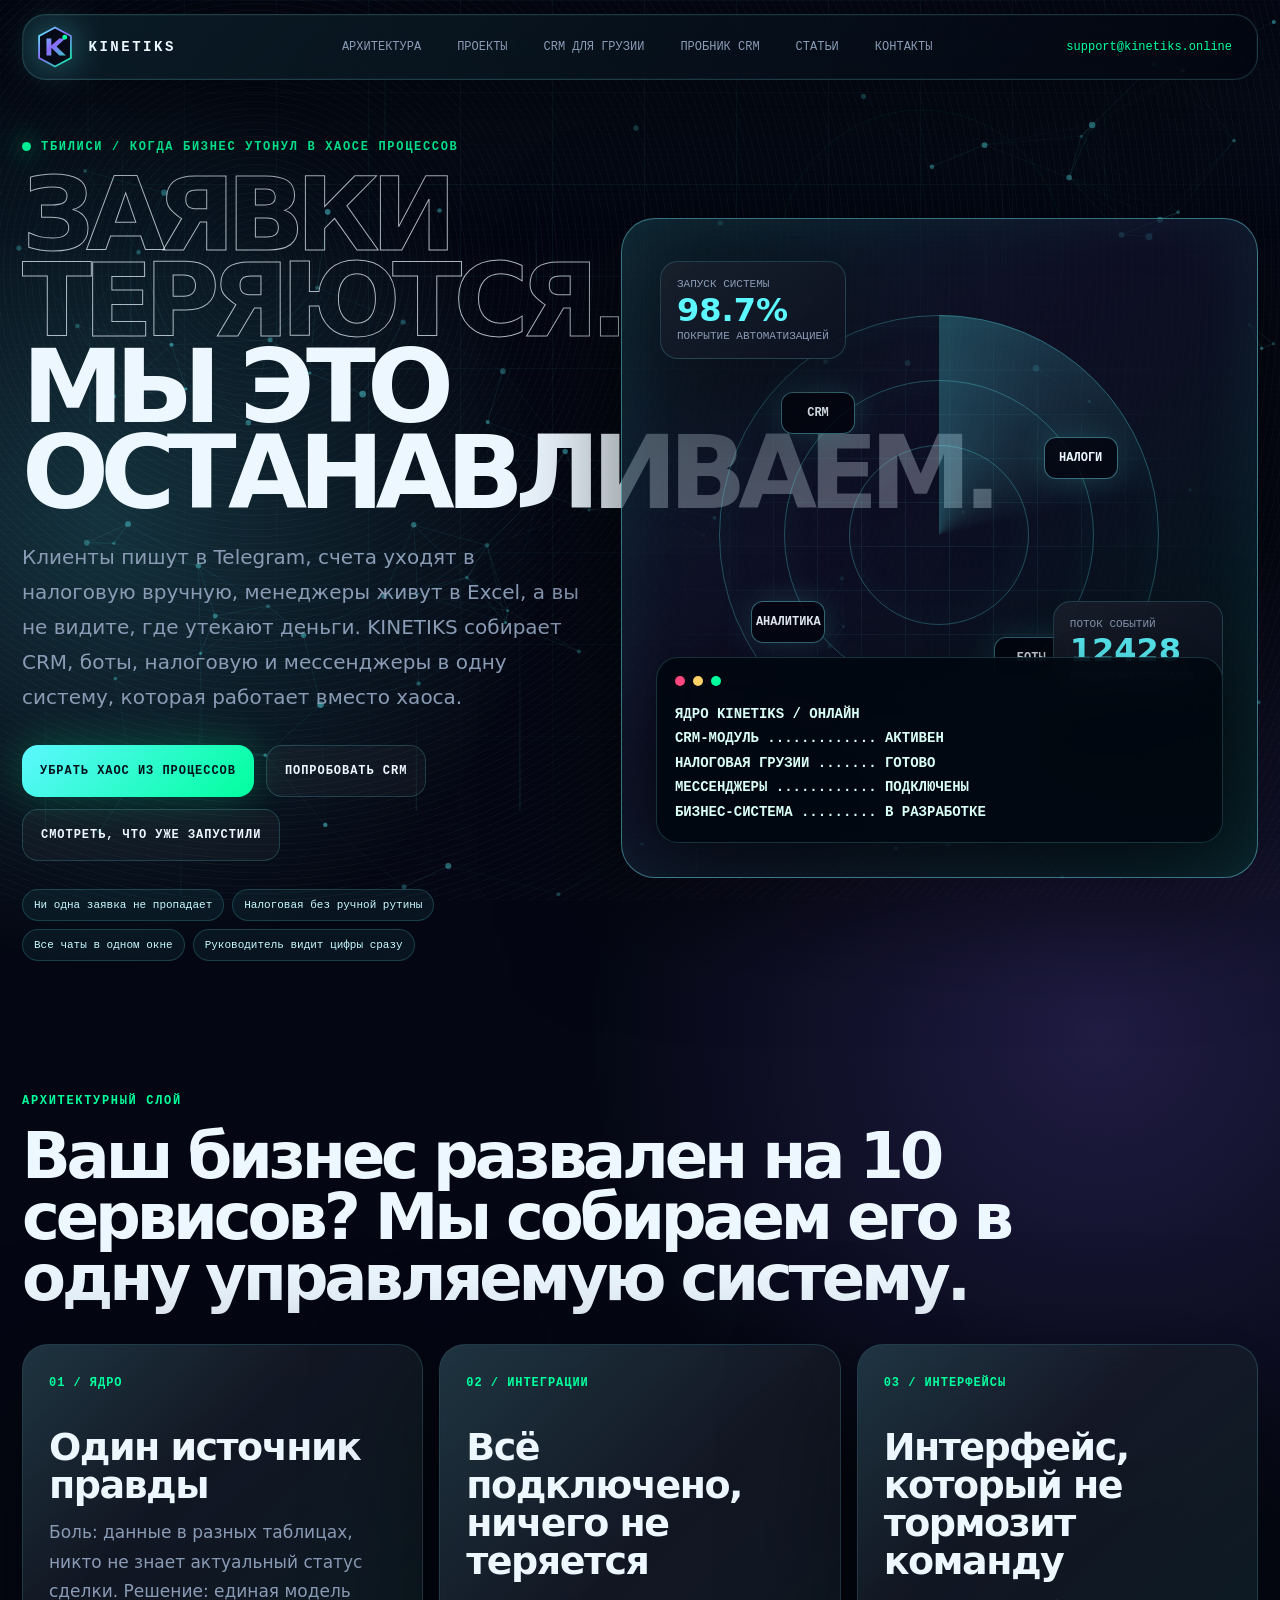
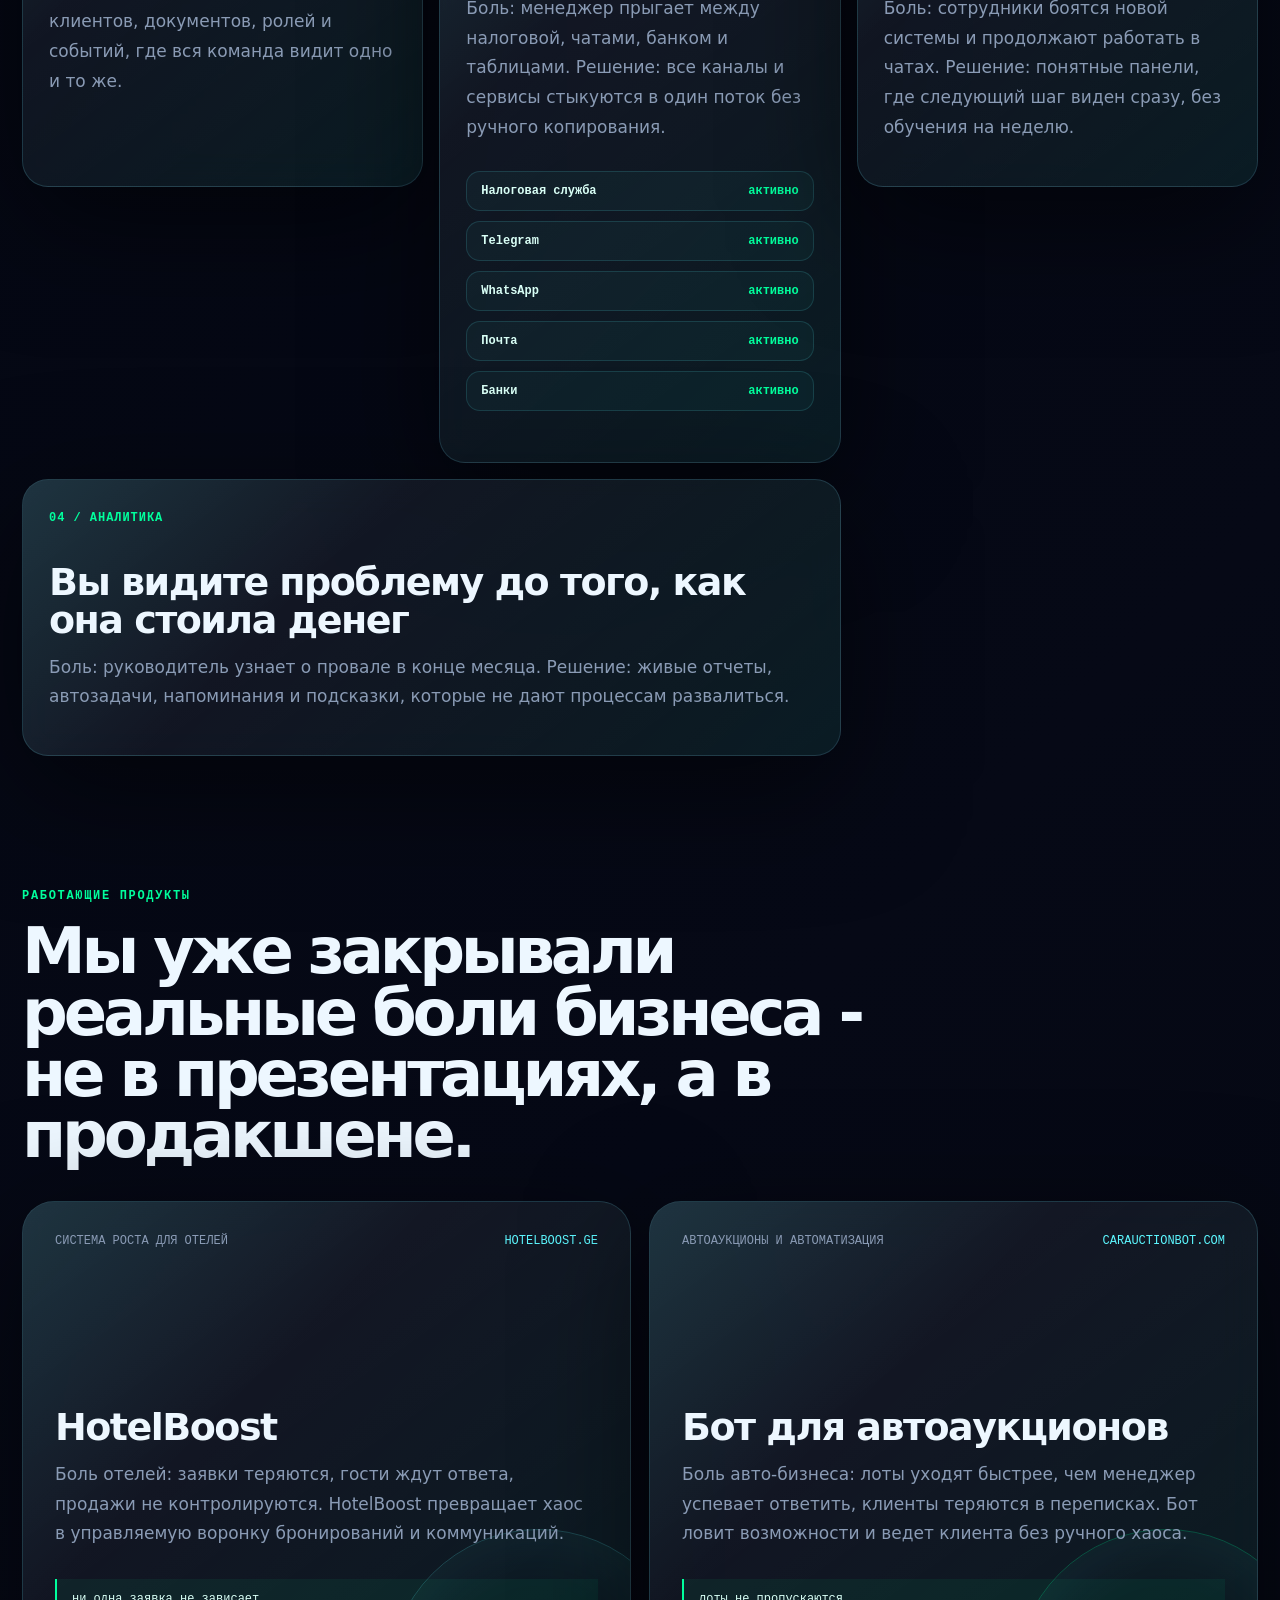
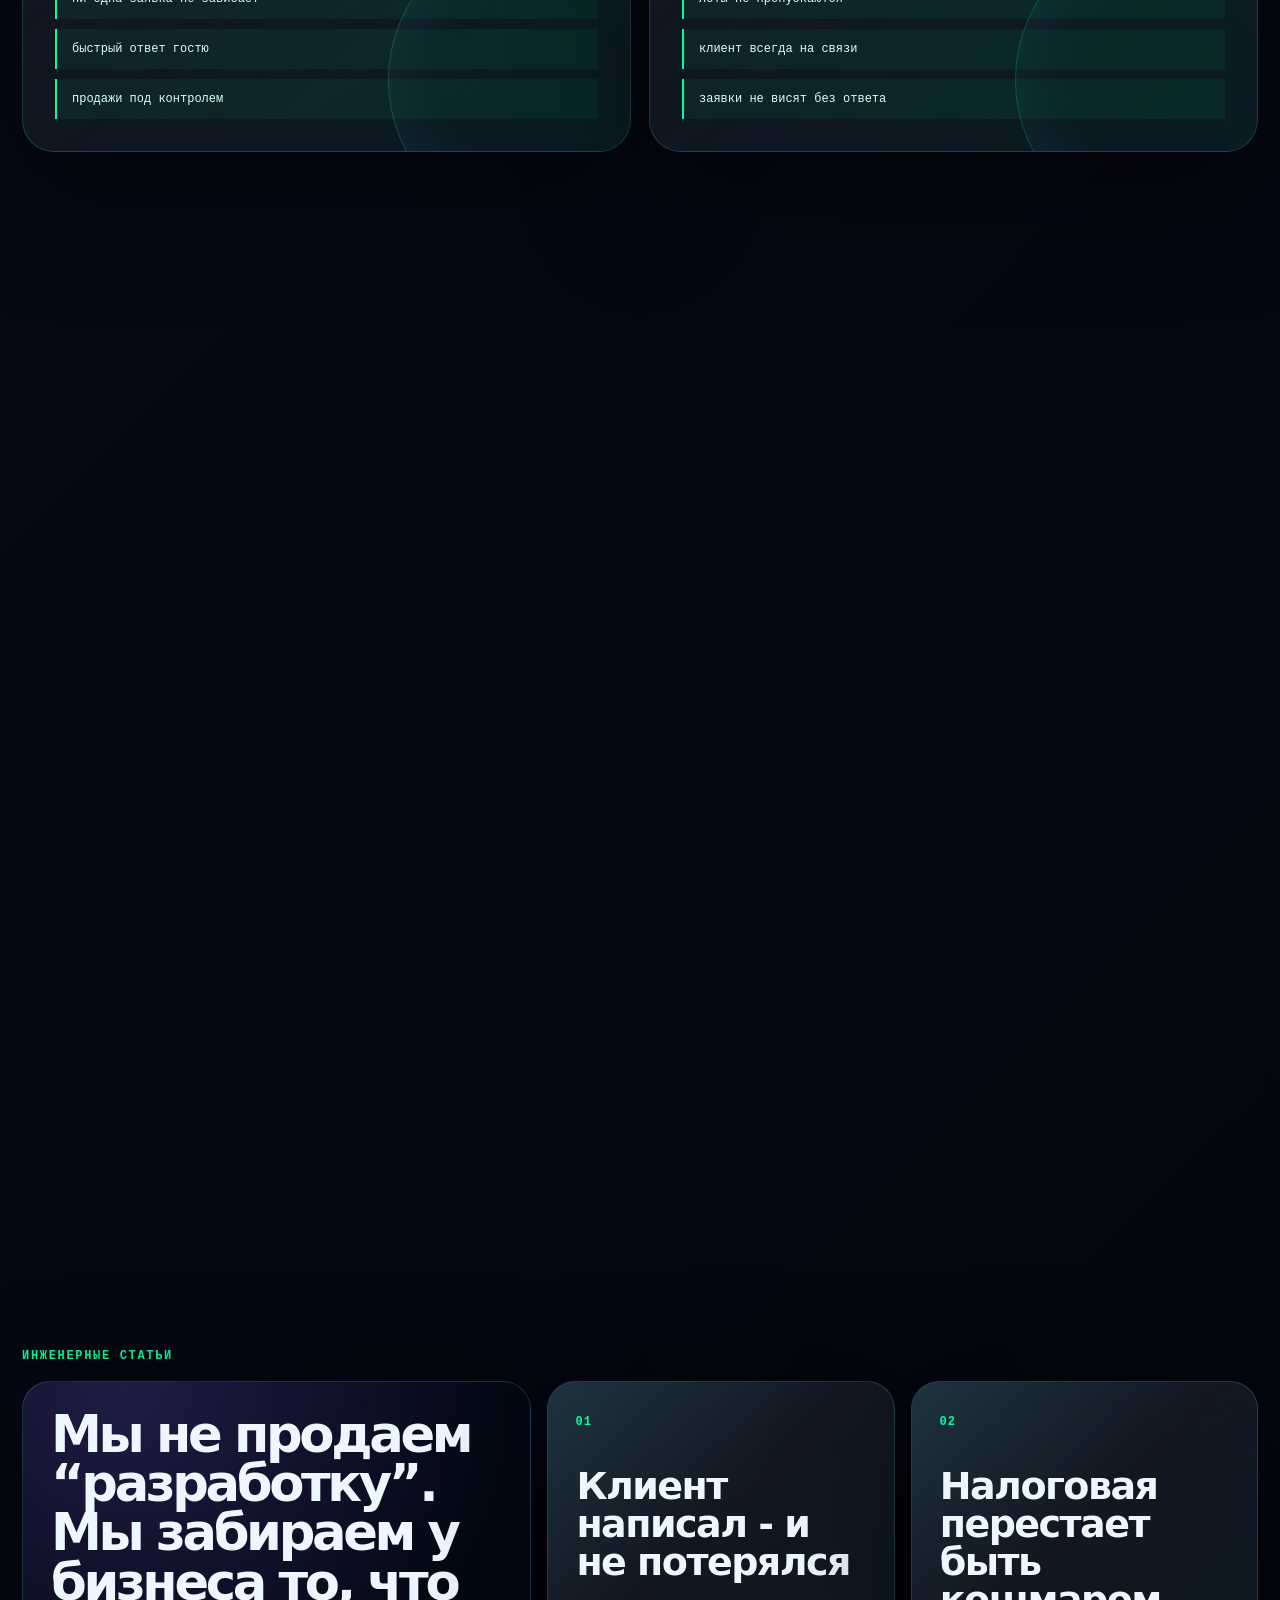
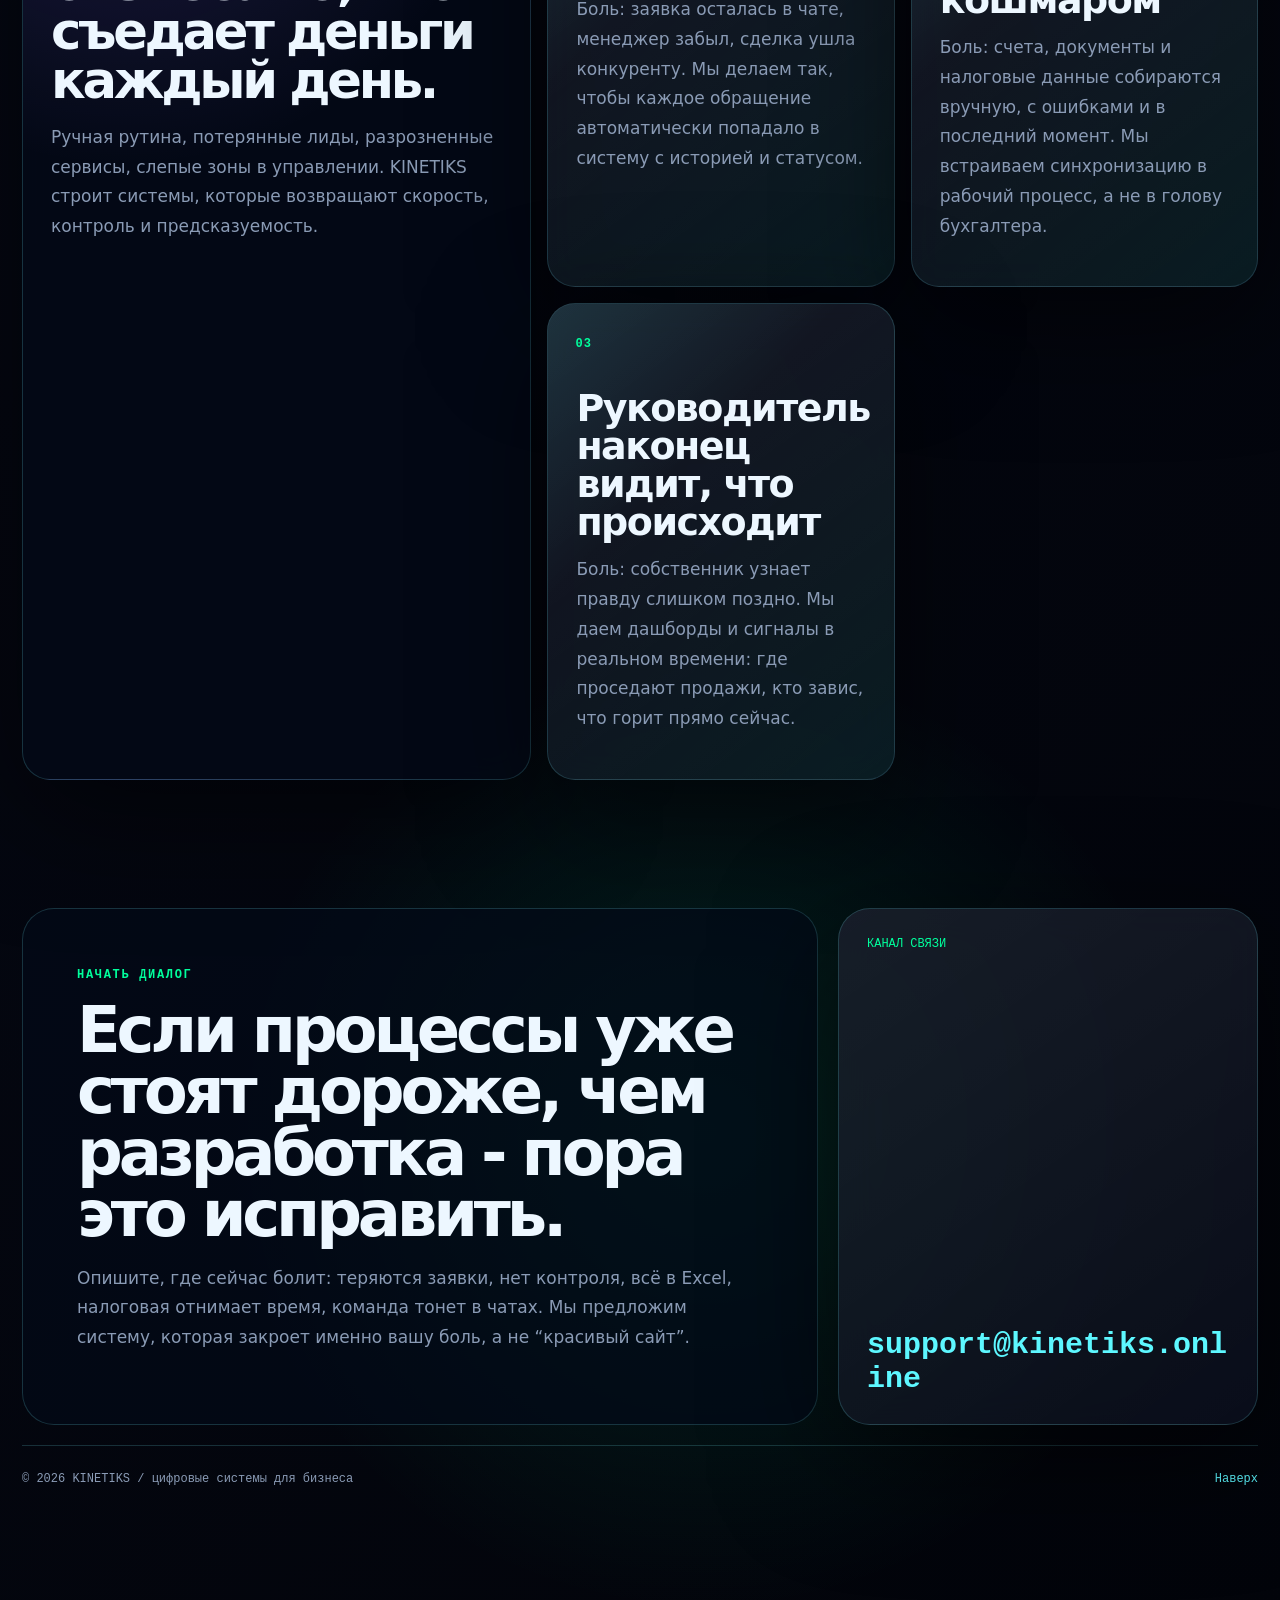
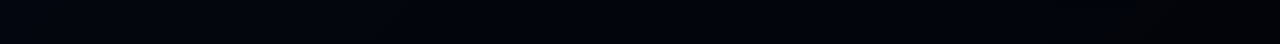
<file: kinetiks/index.html>
<!doctype html>
<html lang="ru">
<head>
  <meta charset="utf-8">
  <meta name="viewport" content="width=device-width, initial-scale=1">
  <title>KINETIKS - CRM, автоматизация и разработка ПО для бизнеса в Грузии</title>
  <meta name="description" content="Устали терять заявки в чатах, сводить Excel и вручную гонять документы в налоговую? KINETIKS собирает CRM, боты и интеграции в одну систему, которая экономит время и деньги.">
  <meta name="keywords" content="KINETIKS, разработка ПО, CRM Грузия, интеграция с налоговой Грузии, веб-платформы, Telegram боты, автоматизация бизнеса, налоговое API">
  <meta name="robots" content="index, follow, max-image-preview:large, max-snippet:-1, max-video-preview:-1">
  <meta name="theme-color" content="#030611">
  <meta name="author" content="KINETIKS">
  <meta name="yandex" content="index, follow">
  <link rel="canonical" href="https://kinetiks.online/">
  <link rel="alternate" hreflang="ru-GE" href="https://kinetiks.online/">
  <link rel="alternate" hreflang="x-default" href="https://kinetiks.online/">
  <link rel="icon" href="favicon.svg" type="image/svg+xml">
  <link rel="manifest" href="site.webmanifest">
  <link rel="preload" href="styles.css" as="style">
  <link rel="stylesheet" href="styles.css">

  <meta property="og:type" content="website">
  <meta property="og:locale" content="ru_GE">
  <meta property="og:site_name" content="KINETIKS">
  <meta property="og:title" content="KINETIKS - технологичные бизнес-системы">
  <meta property="og:description" content="Заявки не теряются, налоговая синхронизируется, менеджеры не тонут в чатах. KINETIKS строит системы, которые закрывают реальные боли бизнеса.">
  <meta property="og:url" content="https://kinetiks.online/">
  <meta property="og:image" content="https://kinetiks.online/og-image.svg">
  <meta name="twitter:card" content="summary_large_image">
  <meta name="twitter:title" content="KINETIKS - технологичные бизнес-системы">
  <meta name="twitter:description" content="Хватит собирать бизнес из Excel, WhatsApp и ручных счетов. Мы делаем единую систему: CRM, налоговая, мессенджеры, боты.">
  <script type="application/ld+json">
  {
    "@context": "https://schema.org",
    "@type": "Organization",
    "name": "KINETIKS",
    "url": "https://kinetiks.online/",
    "logo": "https://kinetiks.online/favicon.svg",
    "email": "support@kinetiks.online",
    "description": "Технологичная компания по разработке CRM, веб-платформ, ботов, интеграций с налоговой и мессенджерами.",
    "areaServed": ["GE", "EU", "CIS"],
    "sameAs": [
      "https://hotelboost.ge/",
      "https://carauctionbot.com/"
    ],
    "knowsAbout": [
      "CRM development",
      "Software architecture",
      "Business automation",
      "Tax integrations",
      "Messenger integrations",
      "AI-ready platforms",
      "Web platforms"
    ],
    "contactPoint": {
      "@type": "ContactPoint",
      "email": "support@kinetiks.online",
      "contactType": "sales",
      "availableLanguage": ["ru", "en", "ka"]
    }
  }
  </script>
  <script type="application/ld+json">
  {
    "@context": "https://schema.org",
    "@type": "WebSite",
    "name": "KINETIKS",
    "url": "https://kinetiks.online/",
    "potentialAction": {
      "@type": "SearchAction",
      "target": "https://kinetiks.online/?q={search_term_string}",
      "query-input": "required name=search_term_string"
    }
  }
  </script>
</head>
<body>
  <canvas class="kinetic-grid" id="kineticGrid" aria-hidden="true"></canvas>
  <div class="noise-layer" aria-hidden="true"></div>
  <div class="scanner-layer" aria-hidden="true"></div>

  <div class="page-shell">
    <header class="site-header" id="top">
      <a class="brand" href="#top" aria-label="KINETIKS главная">
        <svg class="brand-mark" viewBox="0 0 72 72" role="img" aria-labelledby="logoTitle">
          <title id="logoTitle">Логотип KINETIKS</title>
          <defs>
            <linearGradient id="logoGradient" x1="8" y1="8" x2="64" y2="64" gradientUnits="userSpaceOnUse">
              <stop stop-color="#5df7ff"/>
              <stop offset="0.45" stop-color="#8c6bff"/>
              <stop offset="1" stop-color="#00ff9d"/>
            </linearGradient>
          </defs>
          <path d="M36 4 62 18v36L36 68 10 54V18L36 4Z" fill="#050a16" stroke="url(#logoGradient)" stroke-width="3"/>
          <path d="M22 50V22h8v11.5L43 22h10L38.4 35.2 54 50H43.2L30 37.3V50h-8Z" fill="url(#logoGradient)"/>
          <circle cx="52" cy="20" r="4" fill="#00ff9d"/>
        </svg>
        <span>KINETIKS</span>
      </a>
      <nav class="nav" aria-label="Главная навигация">
        <a href="#stack">Архитектура</a>
        <a href="#projects">Проекты</a>
        <a href="#crm">CRM для Грузии</a>
        <a href="https://alexqartveli.github.io/crm/" target="_blank" rel="noopener">Пробник CRM</a>
        <a href="#intel">Статьи</a>
        <a href="#contacts">Контакты</a>
      </nav>
      <a class="header-cta" href="mailto:support@kinetiks.online">support@kinetiks.online</a>
    </header>

    <main>
      <section class="hero section">
        <div class="hero-copy reveal">
          <div class="status-line">
            <span class="live-dot"></span>
            <span>ТБИЛИСИ / КОГДА БИЗНЕС УТОНУЛ В ХАОСЕ ПРОЦЕССОВ</span>
          </div>
          <h1><span>Заявки теряются.</span> Мы это останавливаем.</h1>
          <p class="hero-text">Клиенты пишут в Telegram, счета уходят в налоговую вручную, менеджеры живут в Excel, а вы не видите, где утекают деньги. KINETIKS собирает CRM, боты, налоговую и мессенджеры в одну систему, которая работает вместо хаоса.</p>
          <div class="hero-actions">
            <a class="button primary" href="#contacts">Убрать хаос из процессов</a>
            <a class="button ghost" href="https://alexqartveli.github.io/crm/" target="_blank" rel="noopener">Попробовать CRM</a>
            <a class="button ghost" href="#projects">Смотреть, что уже запустили</a>
          </div>
          <div class="signal-strip" aria-label="Технологические сигналы">
            <span>Ни одна заявка не пропадает</span>
            <span>Налоговая без ручной рутины</span>
            <span>Все чаты в одном окне</span>
            <span>Руководитель видит цифры сразу</span>
          </div>
        </div>

        <div class="command-center reveal" aria-label="Визуализация цифрового центра управления">
          <div class="radar">
            <span class="radar-ring ring-one"></span>
            <span class="radar-ring ring-two"></span>
            <span class="radar-ring ring-three"></span>
            <span class="radar-sweep"></span>
            <span class="node node-a">CRM</span>
            <span class="node node-b">НАЛОГИ</span>
            <span class="node node-c">БОТЫ</span>
            <span class="node node-d">АНАЛИТИКА</span>
          </div>
          <div class="ops-panel panel-top">
            <small>запуск системы</small>
            <strong>98.7%</strong>
            <span>покрытие автоматизацией</span>
          </div>
          <div class="ops-panel panel-right">
            <small>поток событий</small>
            <strong id="eventCounter">12408</strong>
            <span>обработано сигналов</span>
          </div>
          <div class="terminal-card">
            <div class="terminal-top"><span></span><span></span><span></span></div>
            <pre><code>ЯДРО KINETIKS / ОНЛАЙН
CRM-МОДУЛЬ ............. АКТИВЕН
НАЛОГОВАЯ ГРУЗИИ ....... ГОТОВО
МЕССЕНДЖЕРЫ ............ ПОДКЛЮЧЕНЫ
БИЗНЕС-СИСТЕМА ......... В РАЗРАБОТКЕ</code></pre>
          </div>
        </div>
      </section>

      <section class="section system-map reveal" id="stack">
        <div class="section-kicker">Архитектурный слой</div>
        <div class="section-heading wide">
          <h2>Ваш бизнес развален на 10 сервисов? Мы собираем его в одну управляемую систему.</h2>
        </div>
        <div class="map-grid">
          <article class="map-card">
            <span>01 / Ядро</span>
            <h3>Один источник правды</h3>
            <p>Боль: данные в разных таблицах, никто не знает актуальный статус сделки. Решение: единая модель клиентов, документов, ролей и событий, где вся команда видит одно и то же.</p>
          </article>
          <article class="map-card tall">
            <span>02 / Интеграции</span>
            <h3>Всё подключено, ничего не теряется</h3>
            <p>Боль: менеджер прыгает между налоговой, чатами, банком и таблицами. Решение: все каналы и сервисы стыкуются в один поток без ручного копирования.</p>
            <div class="api-lines">
              <b>Налоговая служба</b>
              <b>Telegram</b>
              <b>WhatsApp</b>
              <b>Почта</b>
              <b>Банки</b>
            </div>
          </article>
          <article class="map-card">
            <span>03 / Интерфейсы</span>
            <h3>Интерфейс, который не тормозит команду</h3>
            <p>Боль: сотрудники боятся новой системы и продолжают работать в чатах. Решение: понятные панели, где следующий шаг виден сразу, без обучения на неделю.</p>
          </article>
          <article class="map-card wide-card">
            <span>04 / Аналитика</span>
            <h3>Вы видите проблему до того, как она стоила денег</h3>
            <p>Боль: руководитель узнает о провале в конце месяца. Решение: живые отчеты, автозадачи, напоминания и подсказки, которые не дают процессам развалиться.</p>
          </article>
        </div>
      </section>

      <section class="section projects reveal" id="projects">
        <div class="section-kicker">Работающие продукты</div>
        <div class="section-heading">
          <h2>Мы уже закрывали реальные боли бизнеса - не в презентациях, а в продакшене.</h2>
        </div>
        <div class="project-deck">
          <article class="project-module hotel">
            <div class="module-head">
              <span>СИСТЕМА РОСТА ДЛЯ ОТЕЛЕЙ</span>
              <a href="https://hotelboost.ge/" target="_blank" rel="noopener">hotelboost.ge</a>
            </div>
            <h3>HotelBoost</h3>
            <p>Боль отелей: заявки теряются, гости ждут ответа, продажи не контролируются. HotelBoost превращает хаос в управляемую воронку бронирований и коммуникаций.</p>
            <div class="module-telemetry">
              <span>ни одна заявка не зависает</span>
              <span>быстрый ответ гостю</span>
              <span>продажи под контролем</span>
            </div>
          </article>
          <article class="project-module auction">
            <div class="module-head">
              <span>АВТОАУКЦИОНЫ И АВТОМАТИЗАЦИЯ</span>
              <a href="https://carauctionbot.com/" target="_blank" rel="noopener">carauctionbot.com</a>
            </div>
            <h3>Бот для автоаукционов</h3>
            <p>Боль авто-бизнеса: лоты уходят быстрее, чем менеджер успевает ответить, клиенты теряются в переписках. Бот ловит возможности и ведет клиента без ручного хаоса.</p>
            <div class="module-telemetry">
              <span>лоты не пропускаются</span>
              <span>клиент всегда на связи</span>
              <span>заявки не висят без ответа</span>
            </div>
          </article>
        </div>
      </section>

      <section class="section crm-lab reveal" id="crm">
        <div class="crm-copy">
          <div class="section-kicker">CRM для Грузии / в разработке</div>
          <h2>Устали платить за хаос: Excel, чаты, ручные счета и налоговая отдельно?</h2>
          <p>Мы готовим CRM для Грузии, которая закрывает главную боль локального бизнеса: всё разбросано по разным инструментам, а собственник не видит полной картины. Счета, налоговая, чаты, сделки и команда - в одном контуре.</p>
          <a class="button primary crm-demo" href="https://alexqartveli.github.io/crm/" target="_blank" rel="noopener">Открыть пробник CRM</a>
        </div>
        <div class="crm-console">
          <div class="console-row active">
            <span>01</span>
            <strong>Синхронизация с налоговой</strong>
            <em>счета, документы и налоговые данные</em>
          </div>
          <div class="console-row">
            <span>02</span>
            <strong>Центр мессенджеров</strong>
            <em>Telegram, WhatsApp, почта и формы сайта</em>
          </div>
          <div class="console-row">
            <span>03</span>
            <strong>Панель продаж</strong>
            <em>сделки, задачи, напоминания и менеджеры</em>
          </div>
          <div class="console-row">
            <span>04</span>
            <strong>Слой ИИ-помощника</strong>
            <em>подсказки, краткие итоги и следующие действия</em>
          </div>
        </div>
      </section>

      <section class="section intel reveal" id="intel">
        <div class="section-kicker">Инженерные статьи</div>
        <div class="intel-grid">
          <article class="intel-lead">
            <h2>Мы не продаем “разработку”. Мы забираем у бизнеса то, что съедает деньги каждый день.</h2>
            <p>Ручная рутина, потерянные лиды, разрозненные сервисы, слепые зоны в управлении. KINETIKS строит системы, которые возвращают скорость, контроль и предсказуемость.</p>
          </article>
          <article class="intel-card">
            <span>01</span>
            <h3>Клиент написал - и не потерялся</h3>
            <p>Боль: заявка осталась в чате, менеджер забыл, сделка ушла конкуренту. Мы делаем так, чтобы каждое обращение автоматически попадало в систему с историей и статусом.</p>
          </article>
          <article class="intel-card">
            <span>02</span>
            <h3>Налоговая перестает быть кошмаром</h3>
            <p>Боль: счета, документы и налоговые данные собираются вручную, с ошибками и в последний момент. Мы встраиваем синхронизацию в рабочий процесс, а не в голову бухгалтера.</p>
          </article>
          <article class="intel-card">
            <span>03</span>
            <h3>Руководитель наконец видит, что происходит</h3>
            <p>Боль: собственник узнает правду слишком поздно. Мы даем дашборды и сигналы в реальном времени: где проседают продажи, кто завис, что горит прямо сейчас.</p>
          </article>
        </div>
      </section>
    </main>

    <footer class="footer section reveal" id="contacts">
      <div class="footer-call">
        <div class="section-kicker">Начать диалог</div>
        <h2>Если процессы уже стоят дороже, чем разработка - пора это исправить.</h2>
        <p>Опишите, где сейчас болит: теряются заявки, нет контроля, всё в Excel, налоговая отнимает время, команда тонет в чатах. Мы предложим систему, которая закроет именно вашу боль, а не “красивый сайт”.</p>
      </div>
      <a class="contact-link" href="mailto:support@kinetiks.online">
        <span>Канал связи</span>
        <strong>support@kinetiks.online</strong>
      </a>
      <div class="footer-bottom">
        <span>© <span id="year"></span> KINETIKS / цифровые системы для бизнеса</span>
        <a href="#top">Наверх</a>
      </div>
    </footer>
  </div>
  <script src="script.js" defer></script>
</body>
</html>
</file>
<file: kinetiks/styles.css>
:root {
  color-scheme: dark;
  --bg: #030611;
  --bg-2: #070c19;
  --panel: rgba(7, 14, 31, 0.76);
  --panel-2: rgba(11, 22, 48, 0.88);
  --text: #edf7ff;
  --muted: #8a9bb5;
  --dim: #526178;
  --line: rgba(118, 241, 255, 0.18);
  --line-strong: rgba(118, 241, 255, 0.44);
  --cyan: #5df7ff;
  --green: #00ff9d;
  --violet: #8c6bff;
  --amber: #ffd166;
  --danger: #ff477e;
  --shadow: 0 32px 120px rgba(0, 0, 0, 0.55);
  --max: 1240px;
}

* {
  box-sizing: border-box;
}

html {
  scroll-behavior: smooth;
}

body {
  min-height: 100vh;
  margin: 0;
  color: var(--text);
  font-family: Inter, ui-sans-serif, system-ui, -apple-system, BlinkMacSystemFont, "Segoe UI", sans-serif;
  background:
    radial-gradient(circle at 8% 8%, rgba(93, 247, 255, 0.18), transparent 28rem),
    radial-gradient(circle at 86% 16%, rgba(140, 107, 255, 0.2), transparent 32rem),
    radial-gradient(circle at 55% 92%, rgba(0, 255, 157, 0.12), transparent 30rem),
    linear-gradient(135deg, #030611 0%, #060916 44%, #02040a 100%);
  overflow-x: hidden;
}

body::before {
  position: fixed;
  inset: 0;
  z-index: -4;
  pointer-events: none;
  content: "";
  background-image:
    linear-gradient(rgba(93, 247, 255, 0.06) 1px, transparent 1px),
    linear-gradient(90deg, rgba(93, 247, 255, 0.06) 1px, transparent 1px);
  background-size: 92px 92px;
  mask-image: radial-gradient(circle at 50% 20%, #000 0, rgba(0, 0, 0, 0.68) 42%, transparent 78%);
}

a {
  color: inherit;
  text-decoration: none;
}

svg {
  display: block;
}

.kinetic-grid {
  position: fixed;
  inset: 0;
  z-index: -3;
  width: 100%;
  height: 100%;
  opacity: 0.72;
  pointer-events: none;
}

.noise-layer,
.scanner-layer {
  position: fixed;
  inset: 0;
  pointer-events: none;
}

.noise-layer {
  z-index: -2;
  opacity: 0.18;
  background-image:
    repeating-radial-gradient(circle at 20% 30%, rgba(255, 255, 255, 0.14) 0 1px, transparent 1px 7px),
    repeating-linear-gradient(0deg, rgba(255, 255, 255, 0.04) 0 1px, transparent 1px 5px);
  mix-blend-mode: screen;
}

.scanner-layer {
  z-index: 20;
  background: linear-gradient(to bottom, transparent, rgba(93, 247, 255, 0.05), transparent);
  height: 28vh;
  animation: scan 9s linear infinite;
  opacity: 0.36;
}

.page-shell {
  width: min(var(--max), calc(100% - 44px));
  margin: 0 auto;
}

.site-header {
  position: sticky;
  top: 14px;
  z-index: 30;
  display: grid;
  grid-template-columns: auto 1fr auto;
  gap: 18px;
  align-items: center;
  margin: 14px 0 56px;
  padding: 10px;
  border: 1px solid var(--line);
  border-radius: 24px;
  background:
    linear-gradient(135deg, rgba(93, 247, 255, 0.09), transparent),
    rgba(3, 6, 17, 0.76);
  box-shadow: var(--shadow), inset 0 0 0 1px rgba(255, 255, 255, 0.03);
  backdrop-filter: blur(24px);
}

.brand,
.nav,
.header-cta,
.button,
.status-line,
.signal-strip span,
.section-kicker,
.module-head,
.console-row,
.contact-link {
  font-family: "SFMono-Regular", Consolas, "Liberation Mono", monospace;
}

.brand {
  display: inline-flex;
  align-items: center;
  gap: 12px;
  min-width: 190px;
  color: var(--text);
  font-size: 14px;
  font-weight: 900;
  letter-spacing: 0.18em;
}

.brand-mark {
  width: 44px;
  height: 44px;
  filter: drop-shadow(0 0 18px rgba(93, 247, 255, 0.42));
}

.nav {
  display: flex;
  justify-content: center;
  gap: 6px;
  color: var(--muted);
  font-size: 12px;
  text-transform: uppercase;
}

.nav a,
.header-cta {
  padding: 11px 14px;
  border: 1px solid transparent;
  border-radius: 16px;
  transition: 180ms ease;
}

.nav a:hover,
.header-cta:hover {
  border-color: var(--line);
  color: var(--cyan);
  background: rgba(93, 247, 255, 0.08);
}

.header-cta {
  justify-self: end;
  color: var(--green);
  font-size: 12px;
}

.section {
  margin-bottom: 128px;
}

.hero {
  display: grid;
  grid-template-columns: minmax(0, 0.94fr) minmax(390px, 1.06fr);
  gap: 34px;
  align-items: center;
  min-height: calc(100vh - 136px);
}

.reveal {
  transform: translateY(18px);
  opacity: 0;
  transition: transform 700ms ease, opacity 700ms ease;
}

.reveal.in-view {
  transform: translateY(0);
  opacity: 1;
}

.status-line,
.section-kicker {
  display: inline-flex;
  align-items: center;
  gap: 10px;
  margin-bottom: 18px;
  color: var(--green);
  font-size: 12px;
  font-weight: 900;
  letter-spacing: 0.14em;
  text-transform: uppercase;
}

.live-dot {
  width: 9px;
  height: 9px;
  border-radius: 50%;
  background: var(--green);
  box-shadow: 0 0 24px var(--green);
  animation: blink 1.6s ease-in-out infinite;
}

h1,
h2,
h3,
p {
  margin-top: 0;
}

h1 {
  max-width: 780px;
  margin-bottom: 24px;
  font-size: clamp(48px, 8vw, 106px);
  line-height: 0.84;
  letter-spacing: -0.085em;
  text-transform: uppercase;
}

h1 span {
  display: block;
  color: transparent;
  -webkit-text-stroke: 1px rgba(237, 247, 255, 0.72);
}

h2 {
  margin-bottom: 18px;
  font-size: clamp(34px, 5vw, 66px);
  line-height: 0.96;
  letter-spacing: -0.065em;
}

h3 {
  margin-bottom: 14px;
  font-size: clamp(24px, 3vw, 38px);
  line-height: 1;
  letter-spacing: -0.04em;
}

.hero-text,
.map-card p,
.project-module p,
.crm-copy p,
.intel-card p,
.intel-lead p,
.footer-call p {
  color: var(--muted);
  font-size: 17px;
  line-height: 1.75;
}

.hero-text {
  max-width: 650px;
  margin-bottom: 30px;
  font-size: 20px;
}

.hero-actions {
  display: flex;
  flex-wrap: wrap;
  gap: 12px;
  margin-bottom: 28px;
}

.button {
  display: inline-flex;
  align-items: center;
  justify-content: center;
  min-height: 52px;
  padding: 0 18px;
  border-radius: 16px;
  font-size: 12px;
  font-weight: 900;
  letter-spacing: 0.08em;
  text-transform: uppercase;
  transition: transform 180ms ease, box-shadow 180ms ease, background 180ms ease;
}

.button:hover {
  transform: translateY(-3px);
}

.button.primary {
  color: #00131a;
  background: linear-gradient(135deg, var(--cyan), var(--green));
  box-shadow: 0 0 42px rgba(0, 255, 157, 0.24);
}

.button.ghost {
  border: 1px solid var(--line);
  color: var(--text);
  background: rgba(255, 255, 255, 0.035);
}

.signal-strip {
  display: flex;
  flex-wrap: wrap;
  gap: 8px;
}

.signal-strip span {
  padding: 9px 11px;
  border: 1px solid rgba(93, 247, 255, 0.18);
  border-radius: 999px;
  color: #c9faff;
  font-size: 11px;
  background: rgba(93, 247, 255, 0.06);
}

.command-center {
  position: relative;
  min-height: 660px;
  border: 1px solid var(--line-strong);
  border-radius: 34px;
  background:
    linear-gradient(135deg, rgba(93, 247, 255, 0.11), rgba(140, 107, 255, 0.08) 42%, rgba(0, 255, 157, 0.08)),
    rgba(3, 6, 17, 0.7);
  box-shadow: var(--shadow), inset 0 0 70px rgba(93, 247, 255, 0.08);
  overflow: hidden;
}

.command-center::before,
.command-center::after {
  position: absolute;
  content: "";
  pointer-events: none;
}

.command-center::before {
  inset: 18px;
  border: 1px solid rgba(93, 247, 255, 0.14);
  border-radius: 26px;
  background-image:
    linear-gradient(90deg, rgba(93, 247, 255, 0.09) 1px, transparent 1px),
    linear-gradient(rgba(93, 247, 255, 0.09) 1px, transparent 1px);
  background-size: 44px 44px;
  mask-image: radial-gradient(circle at 50% 50%, #000 0, transparent 72%);
}

.command-center::after {
  inset: 0;
  background: linear-gradient(115deg, transparent 0 42%, rgba(255, 255, 255, 0.12) 48%, transparent 54% 100%);
  transform: translateX(-90%);
  animation: glassSweep 8s ease-in-out infinite;
}

.radar {
  position: absolute;
  inset: 92px 70px 118px;
  display: grid;
  place-items: center;
}

.radar-ring {
  position: absolute;
  border: 1px solid rgba(93, 247, 255, 0.28);
  border-radius: 50%;
  box-shadow: inset 0 0 40px rgba(93, 247, 255, 0.04);
}

.ring-one {
  width: 180px;
  height: 180px;
}

.ring-two {
  width: 310px;
  height: 310px;
}

.ring-three {
  width: 440px;
  height: 440px;
}

.radar-sweep {
  position: absolute;
  width: 440px;
  height: 440px;
  border-radius: 50%;
  background: conic-gradient(from 0deg, rgba(93, 247, 255, 0.34), transparent 22%, transparent);
  animation: rotate 4.6s linear infinite;
  opacity: 0.7;
}

.node {
  position: absolute;
  z-index: 3;
  display: grid;
  min-width: 74px;
  min-height: 42px;
  place-items: center;
  border: 1px solid var(--line-strong);
  border-radius: 12px;
  color: var(--text);
  font-family: "SFMono-Regular", Consolas, monospace;
  font-size: 12px;
  font-weight: 900;
  background: rgba(3, 6, 17, 0.82);
  box-shadow: 0 0 32px rgba(93, 247, 255, 0.16);
}

.node-a {
  top: 18%;
  left: 18%;
}

.node-b {
  top: 28%;
  right: 14%;
}

.node-c {
  right: 24%;
  bottom: 18%;
}

.node-d {
  bottom: 26%;
  left: 12%;
}

.ops-panel,
.terminal-card,
.map-card,
.project-module,
.crm-console,
.intel-lead,
.intel-card,
.contact-link {
  border: 1px solid var(--line);
  background:
    linear-gradient(145deg, rgba(255, 255, 255, 0.075), rgba(255, 255, 255, 0.025)),
    rgba(4, 10, 24, 0.78);
  box-shadow: var(--shadow);
  backdrop-filter: blur(18px);
}

.ops-panel {
  position: absolute;
  z-index: 4;
  display: grid;
  gap: 4px;
  min-width: 170px;
  padding: 16px;
  border-radius: 18px;
}

.ops-panel small,
.ops-panel span {
  color: var(--muted);
  font-family: "SFMono-Regular", Consolas, monospace;
  font-size: 11px;
  text-transform: uppercase;
}

.ops-panel strong {
  color: var(--cyan);
  font-size: 32px;
  line-height: 1;
}

.panel-top {
  top: 42px;
  left: 38px;
}

.panel-right {
  right: 34px;
  bottom: 178px;
}

.terminal-card {
  position: absolute;
  right: 34px;
  bottom: 34px;
  left: 34px;
  z-index: 4;
  padding: 18px;
  border-radius: 22px;
  background: rgba(1, 6, 14, 0.86);
}

.terminal-top {
  display: flex;
  gap: 8px;
  margin-bottom: 16px;
}

.terminal-top span {
  width: 10px;
  height: 10px;
  border-radius: 50%;
  background: var(--danger);
}

.terminal-top span:nth-child(2) {
  background: var(--amber);
}

.terminal-top span:nth-child(3) {
  background: var(--green);
}

pre {
  margin: 0;
  white-space: pre-wrap;
  color: #d9fff6;
  font: 700 14px/1.75 "SFMono-Regular", Consolas, "Liberation Mono", monospace;
}

.section-heading {
  max-width: 860px;
  margin-bottom: 34px;
}

.section-heading.wide {
  max-width: 1050px;
}

.map-grid {
  display: grid;
  grid-template-columns: 1fr 1fr 1fr;
  grid-auto-rows: minmax(260px, auto);
  gap: 16px;
}

.map-card {
  position: relative;
  padding: 26px;
  border-radius: 26px;
  overflow: hidden;
}

.map-card::before,
.project-module::before,
.intel-card::before {
  position: absolute;
  inset: 0;
  pointer-events: none;
  content: "";
  background: linear-gradient(135deg, rgba(93, 247, 255, 0.16), transparent 36%, rgba(0, 255, 157, 0.08));
  opacity: 0.72;
}

.map-card > *,
.project-module > *,
.intel-card > * {
  position: relative;
  z-index: 1;
}

.map-card span,
.intel-card span {
  display: inline-block;
  margin-bottom: 38px;
  color: var(--green);
  font-family: "SFMono-Regular", Consolas, monospace;
  font-size: 12px;
  font-weight: 900;
  letter-spacing: 0.08em;
  text-transform: uppercase;
}

.map-card.tall {
  grid-row: span 2;
}

.map-card.wide-card {
  grid-column: span 2;
}

.api-lines {
  display: grid;
  gap: 10px;
  margin-top: 28px;
}

.api-lines b {
  display: flex;
  justify-content: space-between;
  padding: 12px 14px;
  border: 1px solid rgba(93, 247, 255, 0.14);
  border-radius: 14px;
  color: #d9fff6;
  font-family: "SFMono-Regular", Consolas, monospace;
  font-size: 12px;
  background: rgba(93, 247, 255, 0.04);
}

.api-lines b::after {
  content: "активно";
  color: var(--green);
  font-weight: 700;
}

.project-deck {
  display: grid;
  grid-template-columns: repeat(2, minmax(0, 1fr));
  gap: 18px;
}

.project-module {
  position: relative;
  min-height: 520px;
  padding: 32px;
  border-radius: 32px;
  overflow: hidden;
}

.project-module::after {
  position: absolute;
  right: -60px;
  bottom: -80px;
  width: 300px;
  height: 300px;
  border: 1px solid rgba(93, 247, 255, 0.2);
  border-radius: 50%;
  content: "";
  box-shadow: inset 0 0 80px rgba(93, 247, 255, 0.08);
}

.project-module.auction::after {
  border-color: rgba(0, 255, 157, 0.24);
}

.module-head {
  position: relative;
  z-index: 1;
  display: flex;
  justify-content: space-between;
  gap: 16px;
  margin-bottom: 160px;
  color: var(--muted);
  font-size: 12px;
  text-transform: uppercase;
}

.module-head a {
  color: var(--cyan);
}

.module-telemetry {
  position: relative;
  z-index: 1;
  display: grid;
  gap: 10px;
  margin-top: 30px;
}

.module-telemetry span {
  padding: 13px 15px;
  border-left: 2px solid var(--green);
  color: #d9fff6;
  font-family: "SFMono-Regular", Consolas, monospace;
  font-size: 12px;
  background: rgba(0, 255, 157, 0.06);
}

.crm-lab {
  display: grid;
  grid-template-columns: 0.86fr 1.14fr;
  gap: 18px;
  padding: 1px;
  border-radius: 34px;
  background: linear-gradient(135deg, rgba(93, 247, 255, 0.7), rgba(140, 107, 255, 0.32), rgba(0, 255, 157, 0.72));
}

.crm-copy,
.crm-console {
  border-radius: 33px;
}

.crm-copy {
  padding: clamp(28px, 5vw, 56px);
  background:
    radial-gradient(circle at 0 0, rgba(93, 247, 255, 0.2), transparent 23rem),
    rgba(3, 6, 17, 0.94);
}

.crm-demo {
  margin-top: 28px;
}

.crm-console {
  display: grid;
  gap: 12px;
  padding: clamp(22px, 4vw, 38px);
  background: rgba(3, 6, 17, 0.9);
}

.console-row {
  display: grid;
  grid-template-columns: 42px 1fr;
  gap: 8px 14px;
  align-items: center;
  padding: 18px;
  border: 1px solid rgba(93, 247, 255, 0.14);
  border-radius: 18px;
  background: rgba(255, 255, 255, 0.035);
}

.console-row span {
  grid-row: span 2;
  color: var(--green);
  font-weight: 900;
}

.console-row strong {
  color: var(--text);
}

.console-row em {
  color: var(--muted);
  font-size: 12px;
  font-style: normal;
}

.console-row.active {
  border-color: var(--line-strong);
  box-shadow: 0 0 38px rgba(93, 247, 255, 0.12);
}

.intel-grid {
  display: grid;
  grid-template-columns: 1.32fr 0.9fr 0.9fr;
  gap: 16px;
}

.intel-lead,
.intel-card {
  position: relative;
  min-height: 330px;
  padding: 28px;
  border-radius: 28px;
  overflow: hidden;
}

.intel-lead {
  grid-row: span 2;
  background:
    radial-gradient(circle at 20% 0, rgba(140, 107, 255, 0.2), transparent 24rem),
    rgba(4, 10, 24, 0.78);
}

.intel-lead h2 {
  font-size: clamp(34px, 4vw, 54px);
}

.footer {
  display: grid;
  grid-template-columns: minmax(0, 1fr) minmax(310px, 420px);
  gap: 20px;
  padding-bottom: 34px;
}

.footer-call {
  padding: clamp(28px, 5vw, 54px);
  border: 1px solid var(--line);
  border-radius: 32px;
  background: rgba(4, 10, 24, 0.72);
}

.contact-link {
  display: flex;
  flex-direction: column;
  justify-content: space-between;
  min-height: 250px;
  padding: 28px;
  border-radius: 32px;
  transition: transform 180ms ease, border-color 180ms ease;
}

.contact-link:hover {
  transform: translateY(-4px);
  border-color: var(--line-strong);
}

.contact-link span {
  color: var(--green);
  font-size: 12px;
  text-transform: uppercase;
}

.contact-link strong {
  color: var(--cyan);
  font-size: clamp(20px, 3vw, 30px);
  word-break: break-word;
}

.footer-bottom {
  grid-column: 1 / -1;
  display: flex;
  justify-content: space-between;
  gap: 16px;
  padding-top: 26px;
  border-top: 1px solid var(--line);
  color: var(--muted);
  font-family: "SFMono-Regular", Consolas, monospace;
  font-size: 12px;
}

.footer-bottom a {
  color: var(--cyan);
}

@keyframes rotate {
  to {
    transform: rotate(1turn);
  }
}

@keyframes blink {
  50% {
    opacity: 0.35;
    transform: scale(0.76);
  }
}

@keyframes scan {
  from {
    transform: translateY(-32vh);
  }
  to {
    transform: translateY(112vh);
  }
}

@keyframes glassSweep {
  0%,
  58% {
    transform: translateX(-90%);
  }
  100% {
    transform: translateX(90%);
  }
}

@media (max-width: 1040px) {
  .site-header {
    grid-template-columns: 1fr auto;
  }

  .nav {
    grid-column: 1 / -1;
    grid-row: 2;
    justify-content: flex-start;
    overflow-x: auto;
    padding-bottom: 4px;
  }

  .hero,
  .crm-lab,
  .footer {
    grid-template-columns: 1fr;
  }

  .map-grid,
  .intel-grid {
    grid-template-columns: repeat(2, minmax(0, 1fr));
  }

  .map-card.tall,
  .intel-lead {
    grid-row: auto;
  }

  .map-card.wide-card {
    grid-column: span 2;
  }
}

@media (max-width: 720px) {
  .page-shell {
    width: min(100% - 24px, var(--max));
  }

  .site-header {
    top: 8px;
    border-radius: 18px;
  }

  .header-cta {
    display: none;
  }

  .section {
    margin-bottom: 88px;
  }

  .hero {
    min-height: auto;
  }

  .command-center {
    min-height: 560px;
  }

  .radar {
    inset: 80px 24px 150px;
  }

  .ring-three,
  .radar-sweep {
    width: 320px;
    height: 320px;
  }

  .ring-two {
    width: 230px;
    height: 230px;
  }

  .ring-one {
    width: 140px;
    height: 140px;
  }

  .panel-right {
    right: 18px;
    bottom: 182px;
  }

  .panel-top,
  .terminal-card {
    right: 18px;
    left: 18px;
  }

  .map-grid,
  .project-deck,
  .intel-grid {
    grid-template-columns: 1fr;
  }

  .map-card.wide-card {
    grid-column: auto;
  }

  .project-module {
    min-height: auto;
  }

  .module-head {
    flex-direction: column;
    margin-bottom: 80px;
  }

  .footer-bottom {
    flex-direction: column;
  }
}
</file>
